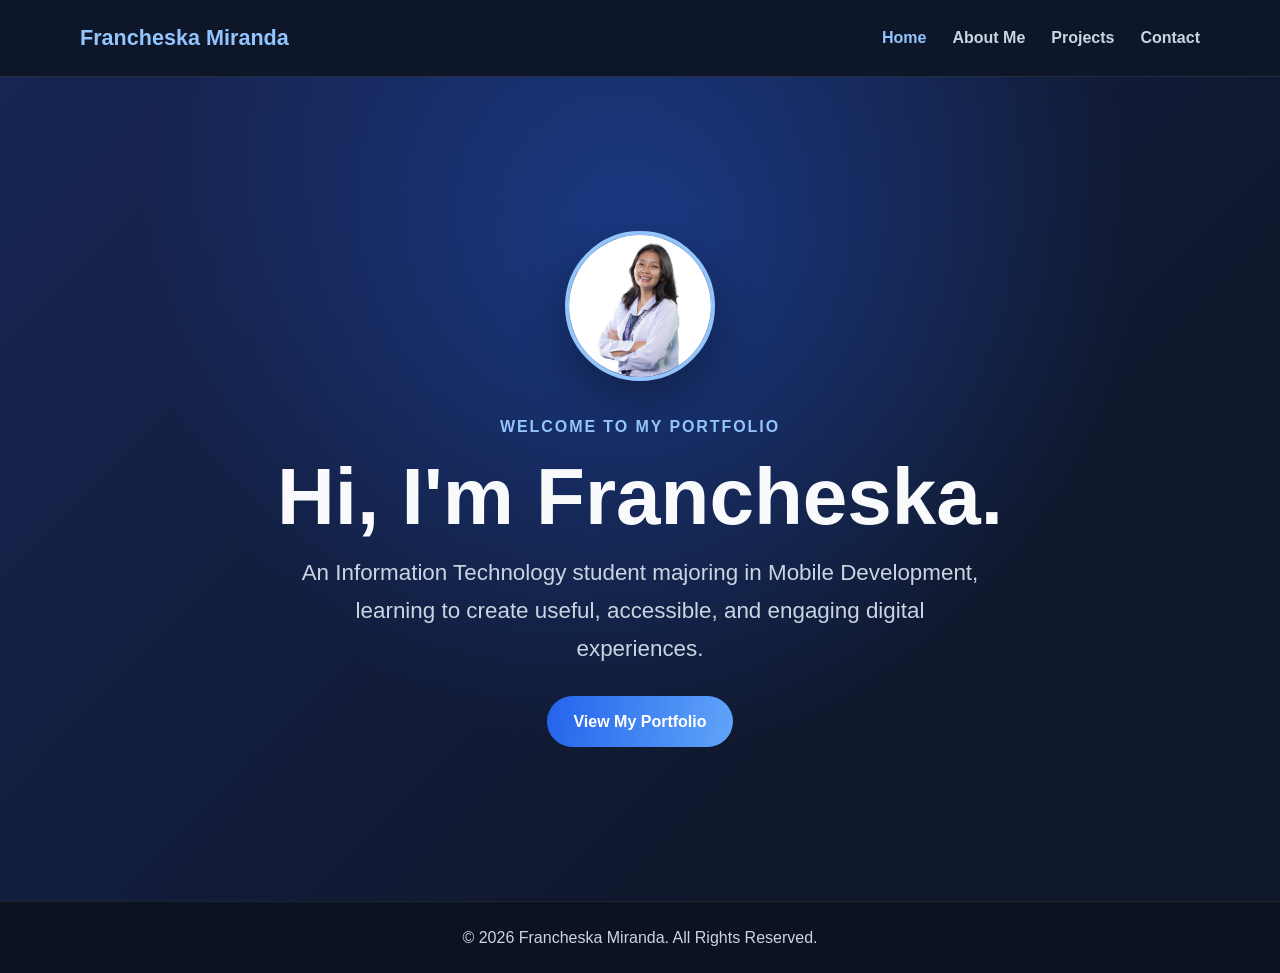
<file: index.html>
<!DOCTYPE html>
<html lang="en"><head><meta charset="UTF-8"><meta name="viewport" content="width=device-width, initial-scale=1.0">
<meta name="description" content="Francheska Miranda's personal portfolio website"><title>Home | Francheska Miranda</title><link rel="stylesheet" href="styles.css"></head>
<body><nav class="navbar"><div class="container nav-container">
<a class="nav-title" href="index.html">Francheska Miranda</a>
<ul class="nav-menu">
<li><a href="index.html" data-page="index.html">Home</a></li>
<li><a href="about.html" data-page="about.html">About Me</a></li>
<li><a href="projects.html" data-page="projects.html">Projects</a></li>
<li><a href="contact.html" data-page="contact.html">Contact</a></li>
</ul></div></nav><main><section class="hero"><div class="container">
<img class="avatar" src="avatar.png" alt="Francheska Miranda profile picture">
<p class="eyebrow">Welcome to my portfolio</p><h1>Hi, I'm Francheska.</h1>
<p class="lead">An Information Technology student majoring in Mobile Development, learning to create useful, accessible, and engaging digital experiences.</p>
<a class="btn" href="projects.html">View My Portfolio</a>
</div></section></main><footer><div class="container"><p>&copy; 2026 Francheska Miranda. All Rights Reserved.</p></div></footer><script src="script.js"></script></body></html>
</file>
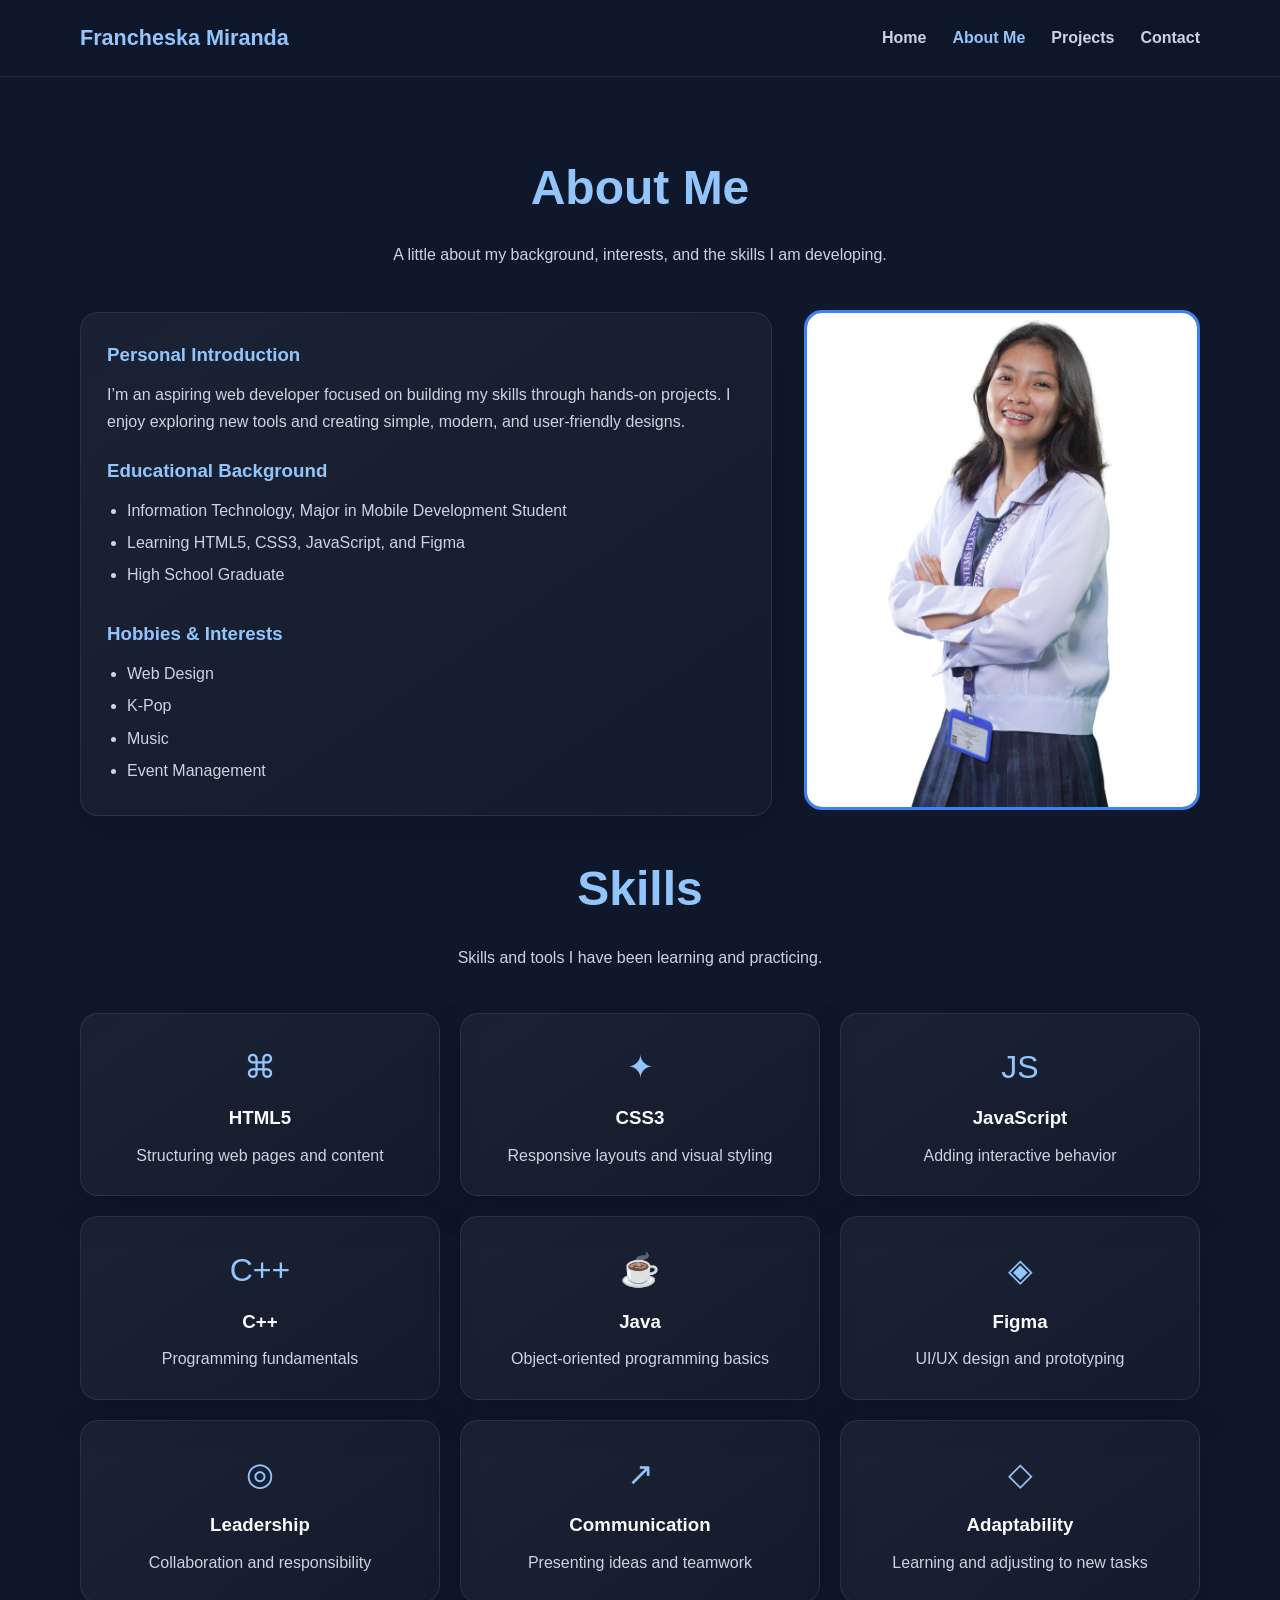
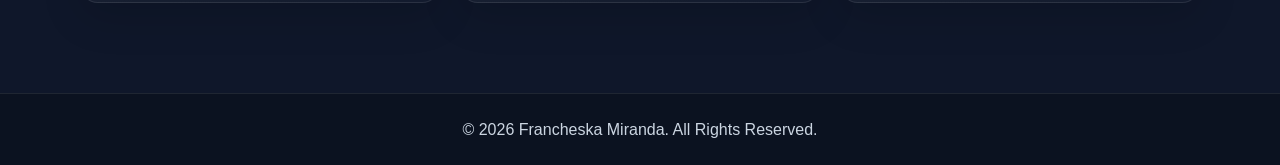
<file: about.html>
<!DOCTYPE html>
<html lang="en"><head><meta charset="UTF-8"><meta name="viewport" content="width=device-width, initial-scale=1.0">
<meta name="description" content="Francheska Miranda's personal portfolio website"><title>About Me | Francheska Miranda</title><link rel="stylesheet" href="styles.css"></head>
<body><nav class="navbar"><div class="container nav-container">
<a class="nav-title" href="index.html">Francheska Miranda</a>
<ul class="nav-menu">
<li><a href="index.html" data-page="index.html">Home</a></li>
<li><a href="about.html" data-page="about.html">About Me</a></li>
<li><a href="projects.html" data-page="projects.html">Projects</a></li>
<li><a href="contact.html" data-page="contact.html">Contact</a></li>
</ul></div></nav><main><section class="page"><div class="container"><h1 class="section-title">About Me</h1>
<p class="section-intro">A little about my background, interests, and the skills I am developing.</p>
<div class="about-grid"><div class="panel about-copy">
<h3>Personal Introduction</h3><p>I’m an aspiring web developer focused on building my skills through hands-on projects. I enjoy exploring new tools and creating simple, modern, and user-friendly designs.</p>
<h3>Educational Background</h3><ul class="details"><li>Information Technology, Major in Mobile Development Student</li><li>Learning HTML5, CSS3, JavaScript, and Figma</li><li>High School Graduate</li></ul>
<h3 class="subheading">Hobbies &amp; Interests</h3><ul class="details"><li>Web Design</li><li>K-Pop</li><li>Music</li><li>Event Management</li></ul></div>
<div><img class="about-photo" src="profile.png" alt="Francheska Miranda"></div></div>
<h2 class="section-title subheading">Skills</h2><p class="section-intro">Skills and tools I have been learning and practicing.</p>
<div class="skills-grid">
<div class="skill-card"><div class="ico">⌘</div><h3>HTML5</h3><p>Structuring web pages and content</p></div>
<div class="skill-card"><div class="ico">✦</div><h3>CSS3</h3><p>Responsive layouts and visual styling</p></div>
<div class="skill-card"><div class="ico">JS</div><h3>JavaScript</h3><p>Adding interactive behavior</p></div>
<div class="skill-card"><div class="ico">C++</div><h3>C++</h3><p>Programming fundamentals</p></div>
<div class="skill-card"><div class="ico">☕</div><h3>Java</h3><p>Object-oriented programming basics</p></div>
<div class="skill-card"><div class="ico">◈</div><h3>Figma</h3><p>UI/UX design and prototyping</p></div>
<div class="skill-card"><div class="ico">◎</div><h3>Leadership</h3><p>Collaboration and responsibility</p></div>
<div class="skill-card"><div class="ico">↗</div><h3>Communication</h3><p>Presenting ideas and teamwork</p></div>
<div class="skill-card"><div class="ico">◇</div><h3>Adaptability</h3><p>Learning and adjusting to new tasks</p></div>
</div></div></section></main><footer><div class="container"><p>&copy; 2026 Francheska Miranda. All Rights Reserved.</p></div></footer><script src="script.js"></script></body></html>
</file>
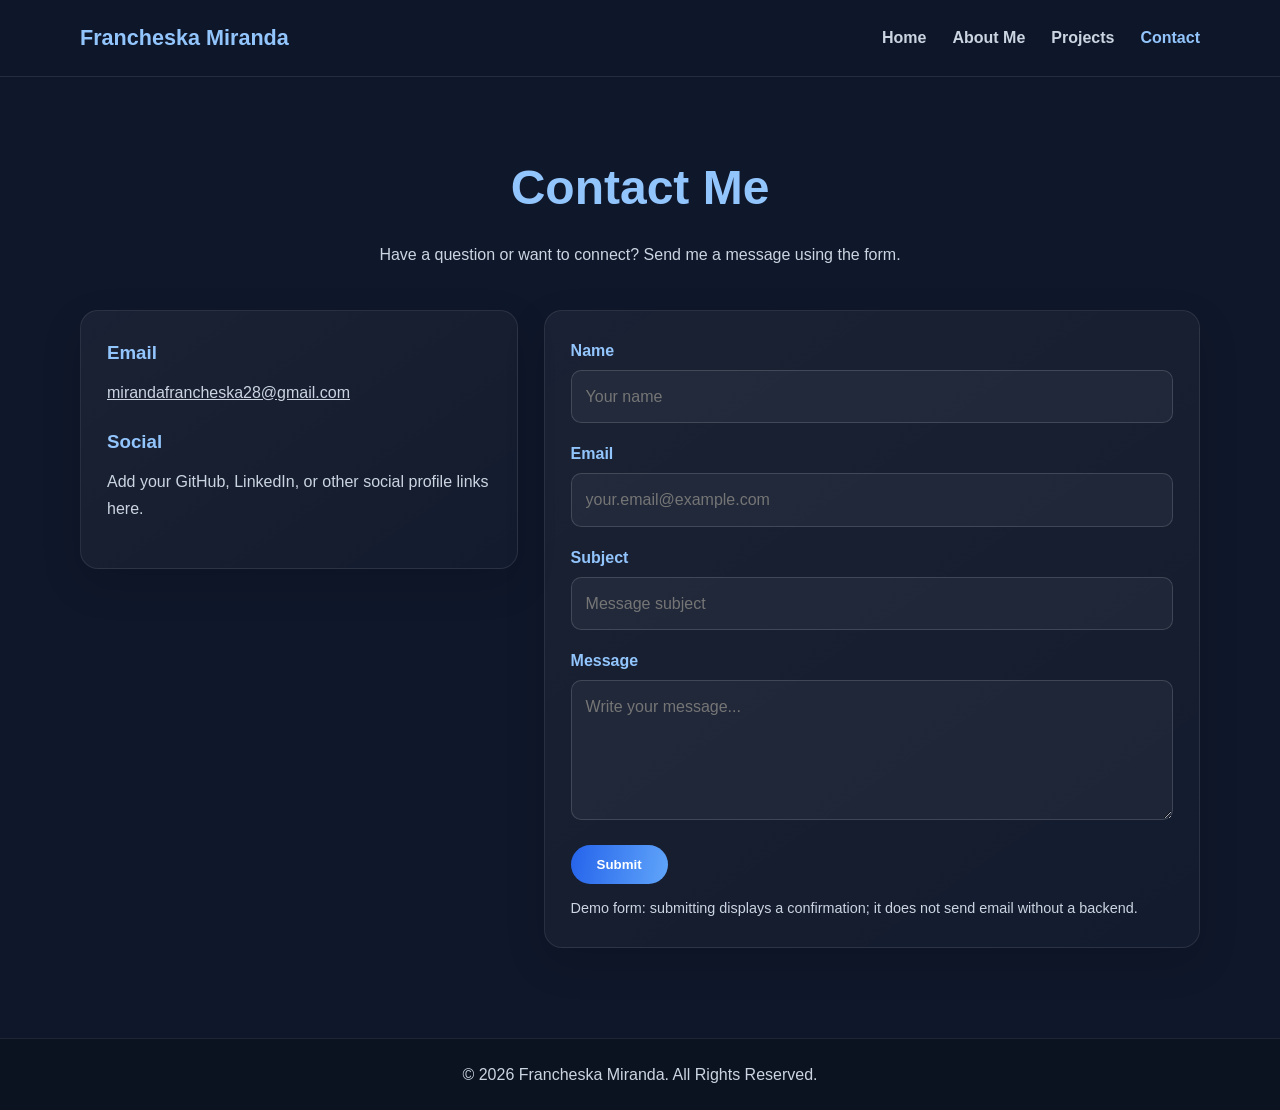
<file: contact.html>
<!DOCTYPE html>
<html lang="en"><head><meta charset="UTF-8"><meta name="viewport" content="width=device-width, initial-scale=1.0">
<meta name="description" content="Francheska Miranda's personal portfolio website"><title>Contact | Francheska Miranda</title><link rel="stylesheet" href="styles.css"></head>
<body><nav class="navbar"><div class="container nav-container">
<a class="nav-title" href="index.html">Francheska Miranda</a>
<ul class="nav-menu">
<li><a href="index.html" data-page="index.html">Home</a></li>
<li><a href="about.html" data-page="about.html">About Me</a></li>
<li><a href="projects.html" data-page="projects.html">Projects</a></li>
<li><a href="contact.html" data-page="contact.html">Contact</a></li>
</ul></div></nav><main><section class="page"><div class="container"><h1 class="section-title">Contact Me</h1>
<p class="section-intro">Have a question or want to connect? Send me a message using the form.</p>
<div class="contact-grid"><aside class="panel contact-info"><h3>Email</h3><p><a href="mailto:mirandafrancheska28@gmail.com">mirandafrancheska28@gmail.com</a></p><h3>Social</h3><p>Add your GitHub, LinkedIn, or other social profile links here.</p></aside>
<form class="contact-form panel" id="contactForm">
<div class="form-group"><label for="name">Name</label><input id="name" name="name" type="text" placeholder="Your name" required></div>
<div class="form-group"><label for="email">Email</label><input id="email" name="email" type="email" placeholder="your.email@example.com" required></div>
<div class="form-group"><label for="subject">Subject</label><input id="subject" name="subject" type="text" placeholder="Message subject" required></div>
<div class="form-group"><label for="message">Message</label><textarea id="message" name="message" placeholder="Write your message..." required></textarea></div>
<button class="btn" type="submit">Submit</button><p class="form-note" id="formStatus" aria-live="polite">Demo form: submitting displays a confirmation; it does not send email without a backend.</p>
</form></div></div></section></main><footer><div class="container"><p>&copy; 2026 Francheska Miranda. All Rights Reserved.</p></div></footer><script src="script.js"></script></body></html>
</file>
<file: styles.css>
*{margin:0;padding:0;box-sizing:border-box}
:root{--blue:#3b82f6;--light:#93c5fd;--navy:#0f172a;--panel:#17243b;--white:#f8fafc;--muted:#cbd5e1}
html{scroll-behavior:smooth}
body{font-family:"Segoe UI",Tahoma,Geneva,Verdana,sans-serif;line-height:1.7;color:var(--white);background:var(--navy)}
a{color:inherit}
.container{width:min(1120px,calc(100% - 40px));margin:auto}
.navbar{position:sticky;top:0;z-index:10;background:rgba(15,23,42,.96);backdrop-filter:blur(12px);border-bottom:1px solid #ffffff18}
.nav-container{min-height:76px;display:flex;align-items:center;justify-content:space-between;gap:20px}
.nav-title{font-size:1.35rem;color:var(--light);text-decoration:none;font-weight:750}
.nav-menu{list-style:none;display:flex;align-items:center;gap:26px}
.nav-menu a{text-decoration:none;color:var(--muted);font-weight:600;transition:.2s}
.nav-menu a:hover,.nav-menu a.active{color:var(--light)}
.hero{min-height:calc(100vh - 76px);display:grid;place-items:center;text-align:center;padding:70px 0;background:radial-gradient(ellipse at 50% 20%,#2563eb66,transparent 55%),linear-gradient(135deg,#172554,#0f172a 75%)}
.avatar{width:150px;height:150px;object-fit:cover;border-radius:50%;border:4px solid var(--light);box-shadow:0 15px 45px #0005;margin:0 auto 24px;background:#1e293b}
.eyebrow{color:var(--light);font-weight:700;letter-spacing:.12em;text-transform:uppercase}
.hero h1{font-size:clamp(2.6rem,7vw,5rem);line-height:1.12;margin:12px 0}
.hero p.lead{font-size:clamp(1.1rem,2.5vw,1.4rem);color:var(--muted);max-width:680px;margin:0 auto 28px}
.btn{display:inline-block;padding:12px 26px;border-radius:999px;text-decoration:none;background:linear-gradient(100deg,#2563eb,#60a5fa);font-weight:700;border:0;color:white;cursor:pointer;transition:transform .2s,box-shadow .2s}.btn:hover{transform:translateY(-3px);box-shadow:0 12px 30px #3b82f655}.btn.secondary{background:transparent;border:1px solid #93c5fd;color:var(--light)}
.page{padding:70px 0 90px;min-height:calc(100vh - 150px)}
.section-title{text-align:center;font-size:clamp(2rem,5vw,3rem);margin-bottom:12px;color:var(--light)}
.section-intro{text-align:center;color:var(--muted);max-width:700px;margin:0 auto 42px}
.panel,.skill-card,.project-card,.contact-form{background:linear-gradient(145deg,#ffffff0c,#ffffff05);border:1px solid #ffffff16;border-radius:18px;padding:26px;box-shadow:0 15px 40px #0002}
.about-grid{display:grid;grid-template-columns:1.4fr .8fr;gap:32px;align-items:center}
.about-copy h3,.panel h3{color:var(--light);margin-bottom:10px}
.about-copy p{color:var(--muted);margin-bottom:20px}
.about-photo{width:100%;max-height:500px;object-fit:cover;border-radius:18px;border:3px solid #3b82f6}
.details{padding-left:20px;color:var(--muted)}
.details li{margin:5px 0}
.subheading{margin:30px 0 14px;color:var(--light)}
.skills-grid,.projects-grid{display:grid;grid-template-columns:repeat(3,minmax(0,1fr));gap:20px}
.skill-card{text-align:center}
.skill-card .ico{font-size:2rem;color:var(--light);margin-bottom:8px}
.skill-card h3{margin-bottom:8px}
.skill-card p,.project-card p{color:var(--muted)}
.project-card{padding:0;overflow:hidden;display:flex;flex-direction:column}
.project-card img{width:100%;height:190px;object-fit:cover;background:#1e293b}
.project-content{padding:22px;display:flex;flex-direction:column;gap:10px;flex:1}
.project-content h3{font-size:1.2rem}.tech{font-size:.9rem;color:var(--light);font-weight:600;margin-top:auto;padding-top:8px}
.contact-grid{display:grid;grid-template-columns:.8fr 1.2fr;gap:26px;align-items:start}
.contact-info p{color:var(--muted);overflow-wrap:anywhere;margin:6px 0 20px}
.form-group{margin-bottom:17px}
.form-group label{display:block;margin-bottom:6px;color:var(--light);font-weight:600}
.form-group input,.form-group textarea{width:100%;padding:12px 14px;border-radius:10px;border:1px solid #ffffff25;background:#ffffff0b;color:var(--white);font:inherit}
.form-group input:focus,.form-group textarea:focus{outline:2px solid var(--blue);border-color:transparent}
.form-group textarea{min-height:140px;resize:vertical}
.form-note{font-size:.9rem;color:var(--muted);margin-top:12px}
footer{text-align:center;padding:22px;color:var(--muted);border-top:1px solid #ffffff15;background:#0b1220}
@media(max-width:800px){.nav-container{padding:14px 0;flex-direction:column}
.nav-menu{gap:16px;flex-wrap:wrap;justify-content:center}
.about-grid,.contact-grid{grid-template-columns:1fr}
.about-photo{max-height:350px}
.skills-grid,.projects-grid{grid-template-columns:repeat(2,minmax(0,1fr))}}
@media(max-width:540px){.container{width:min(100% - 28px,1120px)}
.nav-menu{gap:10px 15px}.nav-menu a{font-size:.92rem}
.page{padding:50px 0 65px}
.skills-grid,.projects-grid{grid-template-columns:1fr}
.panel,.skill-card{padding:21px}}
</file>
